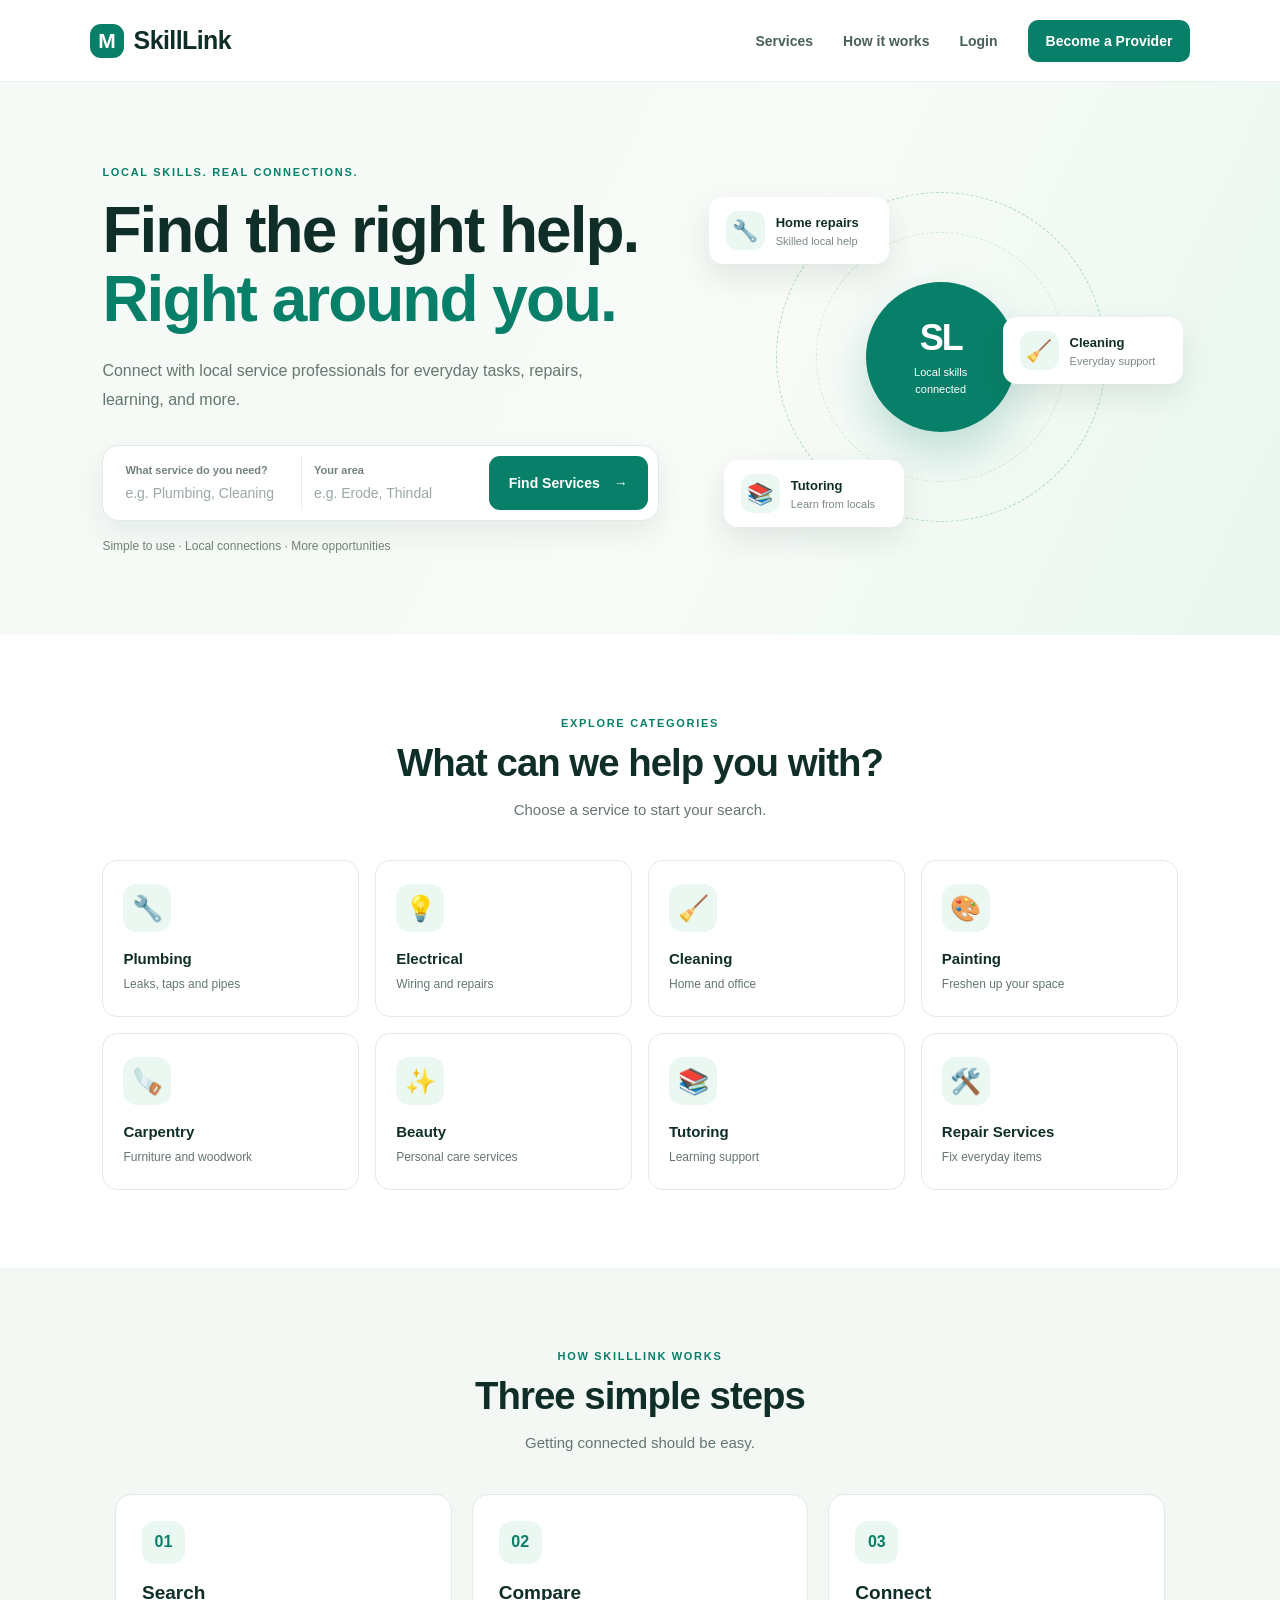
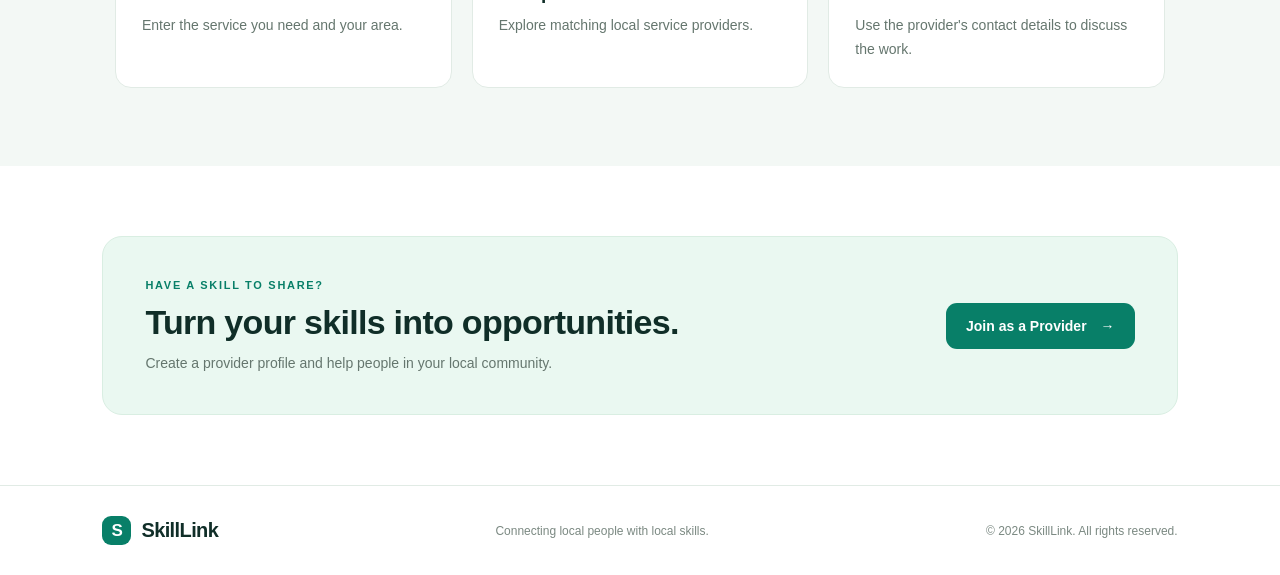
<file: index.html>
<!DOCTYPE html>
<html lang="en">
<head>
<meta charset="UTF-8">
<meta name="viewport" content="width=device-width, initial-scale=1.0">
<title>SkillLink | Local Services, Connected</title>
<link rel="stylesheet" href="style.css">
</head>
<body>
<header class="site-header">
    <a class="brand" href="index.html"><span class="brand-mark">M</span>SkillLink</a>
    <button class="menu-toggle" id="menuToggle" aria-expanded="false" aria-controls="navLinks" aria-label="Toggle navigation">☰</button>
    <nav class="nav-links" id="navLinks">
        <a href="#services">Services</a>
        <a href="#how-it-works">How it works</a>
        <a href="login.html">Login</a>
        <a class="nav-cta" href="register.html?role=provider">Become a Provider</a>
    </nav>
</header>

<main>
<section class="hero">
    <div class="hero-content">
        <span class="eyebrow">LOCAL SKILLS. REAL CONNECTIONS.</span>
        <h1>Find the right help.<br><span>Right around you.</span></h1>
        <p class="hero-copy">Connect with local service professionals for everyday tasks, repairs, learning, and more.</p>

        <form id="serviceSearch" class="search-form" action="backend/search_providers.php" method="GET">
            <label class="search-field">
                <span>What service do you need?</span>
                <input id="serviceInput" name="service" type="text" placeholder="e.g. Plumbing, Cleaning" required>
            </label>
            <label class="search-field">
                <span>Your area</span>
                <input id="areaInput" name="location" type="text" placeholder="e.g. Erode, Thindal" required>
            </label>
            <button type="submit" class="primary-btn">Find Services <span aria-hidden="true">→</span></button>
        </form>
        <p id="searchMessage" class="search-message" aria-live="polite"></p>
        <p class="trust-line">Simple to use · Local connections · More opportunities</p>
    </div>
    <div class="hero-visual" aria-label="SkillLink local service illustration">
        <div class="visual-orbit orbit-one"></div>
        <div class="visual-orbit orbit-two"></div>
        <div class="visual-center"><span>SL</span><small>Local skills<br>connected</small></div>
        <div class="float-card float-top"><span class="float-icon">🔧</span><span><strong>Home repairs</strong><small>Skilled local help</small></span></div>
        <div class="float-card float-right"><span class="float-icon">🧹</span><span><strong>Cleaning</strong><small>Everyday support</small></span></div>
        <div class="float-card float-bottom"><span class="float-icon">📚</span><span><strong>Tutoring</strong><small>Learn from locals</small></span></div>
    </div>
</section>

<section class="section services-section" id="services">
    <div class="section-heading">
        <span class="eyebrow">EXPLORE CATEGORIES</span>
        <h2>What can we help you with?</h2>
        <p>Choose a service to start your search.</p>
    </div>
    <div class="services-grid">
        <button class="service-card" type="button" data-service="Plumbing"><span class="service-icon">🔧</span><strong>Plumbing</strong><small>Leaks, taps and pipes</small></button>
        <button class="service-card" type="button" data-service="Electrical"><span class="service-icon">💡</span><strong>Electrical</strong><small>Wiring and repairs</small></button>
        <button class="service-card" type="button" data-service="Cleaning"><span class="service-icon">🧹</span><strong>Cleaning</strong><small>Home and office</small></button>
        <button class="service-card" type="button" data-service="Painting"><span class="service-icon">🎨</span><strong>Painting</strong><small>Freshen up your space</small></button>
        <button class="service-card" type="button" data-service="Carpentry"><span class="service-icon">🪚</span><strong>Carpentry</strong><small>Furniture and woodwork</small></button>
        <button class="service-card" type="button" data-service="Beauty"><span class="service-icon">✨</span><strong>Beauty</strong><small>Personal care services</small></button>
        <button class="service-card" type="button" data-service="Tutoring"><span class="service-icon">📚</span><strong>Tutoring</strong><small>Learning support</small></button>
        <button class="service-card" type="button" data-service="Repair"><span class="service-icon">🛠️</span><strong>Repair Services</strong><small>Fix everyday items</small></button>
    </div>
</section>

<section class="how-section" id="how-it-works">
    <div class="section-heading">
        <span class="eyebrow">HOW SKILLLINK WORKS</span>
        <h2>Three simple steps</h2>
        <p>Getting connected should be easy.</p>
    </div>
    <div class="steps-grid">
        <article class="step-card"><span class="step-number">01</span><h3>Search</h3><p>Enter the service you need and your area.</p></article>
        <article class="step-card"><span class="step-number">02</span><h3>Compare</h3><p>Explore matching local service providers.</p></article>
        <article class="step-card"><span class="step-number">03</span><h3>Connect</h3><p>Use the provider's contact details to discuss the work.</p></article>
    </div>
</section>

<section class="provider-cta">
    <div><span class="eyebrow">HAVE A SKILL TO SHARE?</span><h2>Turn your skills into opportunities.</h2><p>Create a provider profile and help people in your local community.</p></div>
    <a class="primary-btn" href="register.html?role=provider">Join as a Provider <span aria-hidden="true">→</span></a>
</section>
</main>

<footer class="site-footer">
    <a class="brand" href="index.html"><span class="brand-mark">S</span>SkillLink</a>
    <p>Connecting local people with local skills.</p>
    <span>&copy; <span id="year"></span> SkillLink. All rights reserved.</span>
</footer>
<script src="script.js"></script>
</body>
</html>
</file>
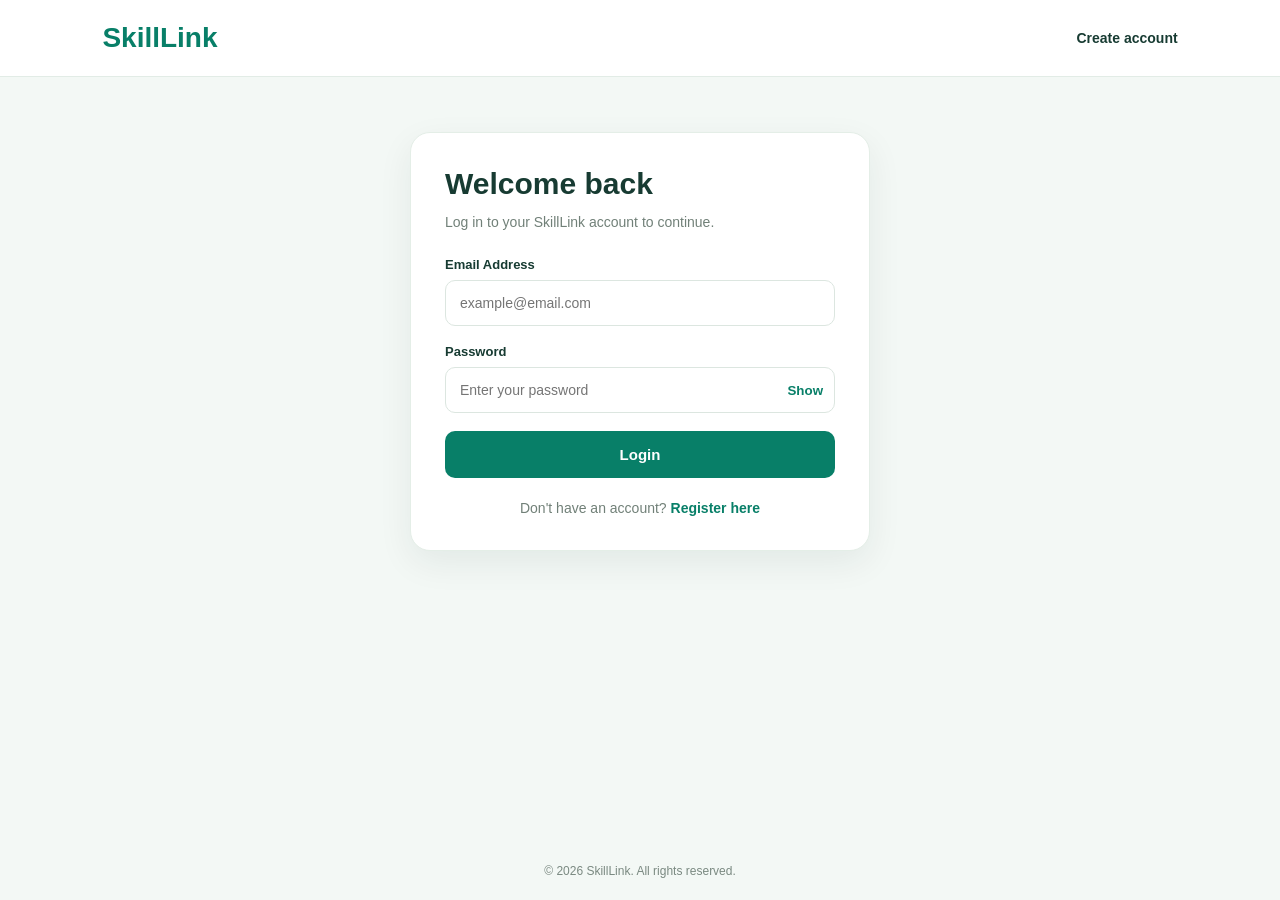
<file: login.html>
<!DOCTYPE html>
<html lang="en">
<head>
<meta charset="UTF-8">
<meta name="viewport" content="width=device-width, initial-scale=1.0">
<title>Login | SkillLink</title>
<style>
*{box-sizing:border-box;margin:0;padding:0}
body{font-family:Arial,sans-serif;background:#f3f8f5;color:#173b32;min-height:100vh;display:flex;flex-direction:column}
header{padding:22px 8%;background:white;border-bottom:1px solid #e2ece6;display:flex;justify-content:space-between;align-items:center}
.logo{font-size:28px;font-weight:bold;color:#087f68;text-decoration:none}
header a:last-child{color:#173b32;text-decoration:none;font-weight:bold;font-size:14px}
main{width:min(460px,calc(100% - 30px));margin:55px auto;flex:1}
.card{background:white;border:1px solid #e4eee7;border-radius:20px;padding:34px;box-shadow:0 12px 35px rgba(16,46,40,.07)}
h1{font-size:30px;margin-bottom:10px}
.subtitle{color:#718078;font-size:14px;line-height:1.6;margin-bottom:24px}
.group{margin-bottom:18px}
label{display:block;font-size:13px;font-weight:bold;margin-bottom:8px}
input{width:100%;padding:14px;border:1px solid #dce6e0;border-radius:10px;font-size:14px}
input:focus{outline:none;border-color:#087f68;box-shadow:0 0 0 3px rgba(8,127,104,.1)}
.password-wrap{position:relative}
.password-wrap input{padding-right:65px}
.toggle{position:absolute;right:12px;top:50%;transform:translateY(-50%);border:0;background:none;color:#087f68;font-weight:bold;cursor:pointer}
button[type=submit]{width:100%;padding:15px;border:0;border-radius:10px;background:#087f68;color:white;font-weight:bold;font-size:15px;cursor:pointer}
button[type=submit]:hover{background:#066653}
.message{display:none;padding:12px;border-radius:9px;margin-bottom:18px;font-size:13px;line-height:1.6}
.message.error{display:block;background:#fff0f0;color:#b42318;border:1px solid #ffd1d1}
.message.success{display:block;background:#eaf8f1;color:#087f68;border:1px solid #bde8d3}
.bottom{text-align:center;font-size:14px;color:#718078;margin-top:22px}
.bottom a{color:#087f68;font-weight:bold;text-decoration:none}
footer{text-align:center;padding:22px;color:#7a8981;font-size:12px}
@media(max-width:480px){header{padding:18px 5%}.card{padding:25px 20px}}
</style>
</head>
<body>
<header>
    <a class="logo" href="index.html">SkillLink</a>
    <a href="register.html">Create account</a>
</header>

<main>
    <section class="card">
        <h1>Welcome back</h1>
        <p class="subtitle">Log in to your SkillLink account to continue.</p>

        <div id="message" class="message" role="status" aria-live="polite"></div>

        <form action="backend/login.php" method="POST" id="loginForm">
            <div class="group">
                <label for="email">Email Address</label>
                <input type="email" id="email" name="email"
                       placeholder="example@email.com" autocomplete="email" required>
            </div>

            <div class="group">
                <label for="password">Password</label>
                <div class="password-wrap">
                    <input type="password" id="password" name="password"
                           placeholder="Enter your password"
                           autocomplete="current-password" required>
                    <button type="button" class="toggle" id="togglePassword">Show</button>
                </div>
            </div>

            <button type="submit">Login</button>
        </form>

        <p class="bottom">Don't have an account? <a href="register.html">Register here</a></p>
    </section>
</main>

<footer>&copy; <span id="year"></span> SkillLink. All rights reserved.</footer>

<script>
document.getElementById("year").textContent = new Date().getFullYear();

const params = new URLSearchParams(window.location.search);
const message = document.getElementById("message");

if (params.get("registered") === "success") {
    message.textContent = "Registration successful! Please log in.";
    message.className = "message success";
} else if (params.get("loggedout") === "success") {
    message.textContent = "You have logged out successfully.";
    message.className = "message success";
} else if (params.has("error")) {
    message.textContent = params.get("error");
    message.className = "message error";
}

document.getElementById("togglePassword").addEventListener("click", function () {
    const input = document.getElementById("password");
    const visible = input.type === "password";
    input.type = visible ? "text" : "password";
    this.textContent = visible ? "Hide" : "Show";
});

document.getElementById("loginForm").addEventListener("submit", function () {
    const button = this.querySelector('button[type="submit"]');
    button.disabled = true;
    button.textContent = "Logging in...";
});
</script>
</body>
</html>
</file>
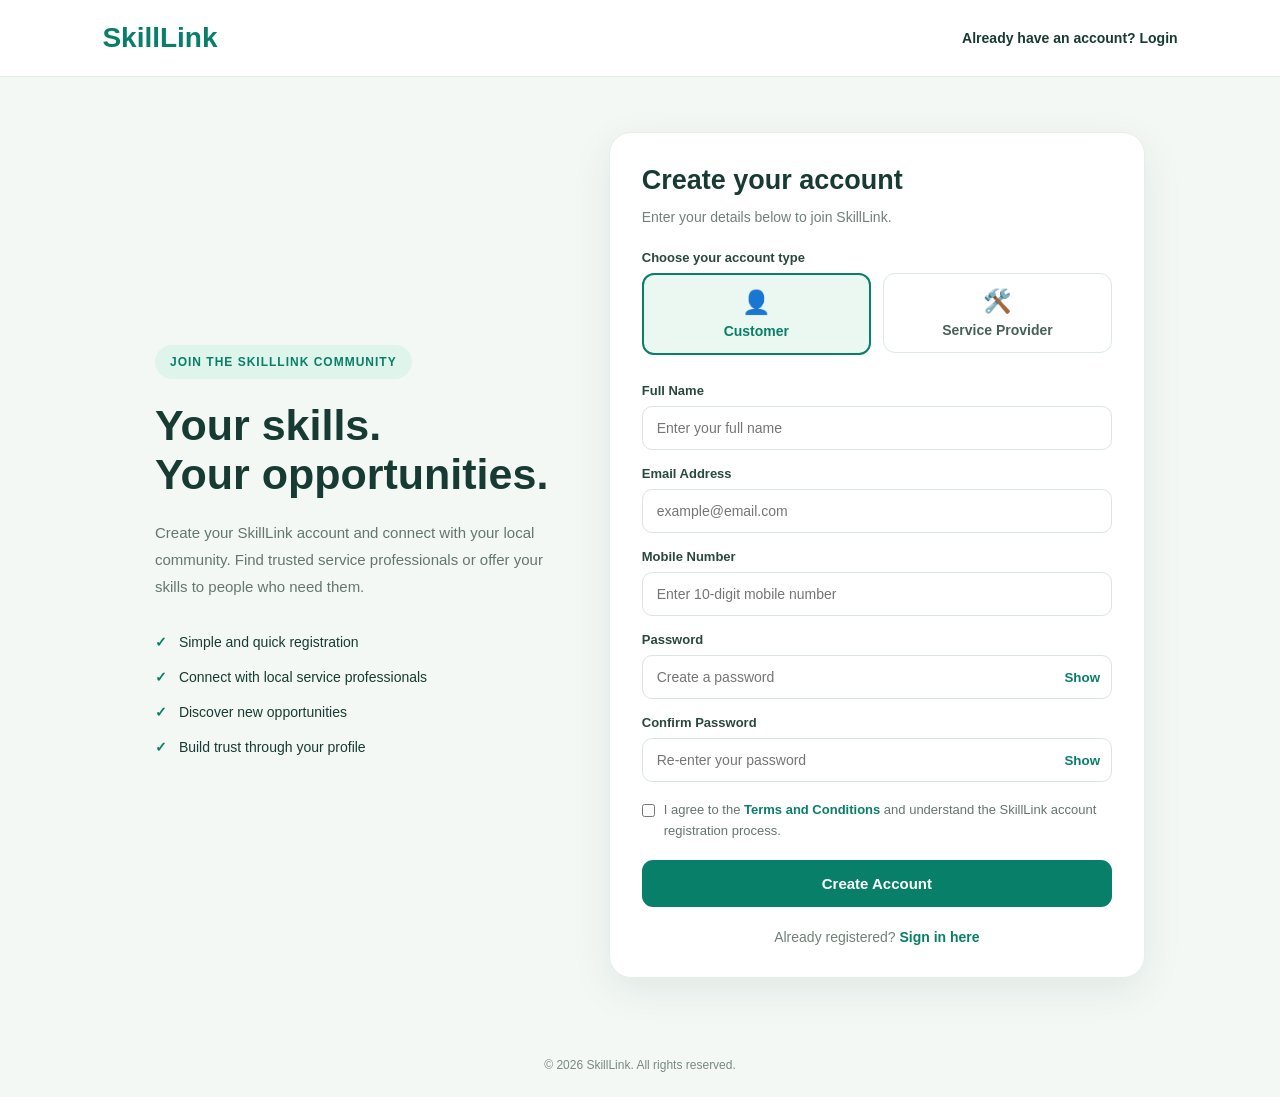
<file: register.html>
<!DOCTYPE html>
<html lang="en">
<head>
<meta charset="UTF-8">
<meta name="viewport" content="width=device-width, initial-scale=1.0">
<title>Register | SkillLink</title>
<link rel="stylesheet" href="style.css">
<style>
.auth-page{background:#f3f8f5;min-height:100vh;color:#173b32}
.auth-nav{display:flex;justify-content:space-between;align-items:center;padding:22px 8%;background:white;border-bottom:1px solid #e2ece6}
.auth-logo{font-size:28px;font-weight:bold;color:#087f68;text-decoration:none}
.auth-nav a:last-child{color:#173b32;text-decoration:none;font-weight:bold;font-size:14px}
.auth-layout{max-width:1050px;margin:35px auto;padding:20px;display:grid;grid-template-columns:.9fr 1.1fr;gap:35px;align-items:center}
.auth-intro{padding:20px}
.auth-badge{display:inline-block;background:#dff5eb;color:#087f68;padding:10px 15px;border-radius:30px;font-size:12px;font-weight:bold;letter-spacing:1px;margin-bottom:22px}
.auth-intro h1{font-size:43px;line-height:1.15;margin-bottom:20px}
.auth-intro p{line-height:1.8;color:#64766f;font-size:15px}
.auth-features{margin-top:25px;line-height:2.5;font-size:14px;list-style:none}
.auth-features span{color:#087f68;font-weight:bold;margin-right:8px}
.auth-card{background:white;padding:32px;border-radius:22px;box-shadow:0 12px 40px rgba(16,46,40,.08);border:1px solid #e7eee9}
.auth-card h2{font-size:27px;margin-bottom:10px}
.auth-subtitle{color:#718078;font-size:14px;line-height:1.6;margin-bottom:22px}
.auth-group{margin-bottom:16px}
.auth-group label{display:block;font-size:13px;font-weight:bold;margin-bottom:8px;color:#29483e}
.auth-group input,.auth-group select{width:100%;padding:13px 14px;border:1px solid #dce6e0;border-radius:10px;font-size:14px;color:#173b32;background:#fff}
.auth-group input:focus,.auth-group select:focus{outline:none;border-color:#087f68;box-shadow:0 0 0 3px rgba(8,127,104,.1)}
.auth-roles{display:grid;grid-template-columns:1fr 1fr;gap:12px;margin-bottom:20px}
.auth-role input{position:absolute;opacity:0}
.auth-role label{display:block;text-align:center;padding:14px 8px;border:1px solid #dce8e1;border-radius:12px;cursor:pointer;font-size:14px;font-weight:bold;color:#496057}
.auth-role label span{display:block;font-size:23px;margin-bottom:7px}
.auth-role input:checked+label{border:2px solid #087f68;background:#eaf8f1;color:#087f68}
.auth-provider-fields{display:none;background:#f7fbf8;padding:17px;border-radius:13px;border:1px solid #e0eee5;margin-bottom:18px}
.auth-provider-fields h3{font-size:16px;margin-bottom:15px;color:#087f68}
.auth-password-wrap{position:relative}
.auth-password-wrap input{padding-right:70px}
.auth-toggle{position:absolute;right:12px;top:50%;transform:translateY(-50%);border:0;background:none;color:#087f68;font-weight:bold;cursor:pointer}
.auth-terms{display:flex;align-items:flex-start;gap:9px;margin:18px 0;font-size:13px;line-height:1.6;color:#65756d}
.auth-terms input{margin-top:4px;accent-color:#087f68}
.auth-terms a,.auth-bottom a{color:#087f68;font-weight:bold;text-decoration:none}
.auth-submit{width:100%;padding:15px;border:0;border-radius:11px;background:#087f68;color:white;font-size:15px;font-weight:bold;cursor:pointer}
.auth-submit:hover{background:#066653}
.auth-submit:disabled{opacity:.7;cursor:not-allowed}
.auth-message{display:none;padding:12px;border-radius:9px;font-size:13px;line-height:1.6;margin-bottom:18px}
.auth-message.error{display:block;background:#fff0f0;color:#b42318;border:1px solid #ffd1d1}
.auth-bottom{text-align:center;font-size:14px;margin-top:22px;color:#718078}
.auth-footer{text-align:center;padding:25px 15px;color:#7a8981;font-size:12px}
@media(max-width:800px){.auth-layout{grid-template-columns:1fr;max-width:600px;margin:20px auto;gap:20px}.auth-intro{padding:10px}.auth-intro h1{font-size:35px}}
@media(max-width:480px){.auth-nav{padding:18px 5%}.auth-logo{font-size:24px}.auth-nav a:last-child{font-size:12px}.auth-layout{padding:12px;margin:12px auto}.auth-intro h1{font-size:30px}.auth-card{padding:23px 18px}.auth-card h2{font-size:24px}.auth-role label{font-size:12px;padding:12px 5px}}
</style>
</head>
<body class="auth-page">
<header class="auth-nav">
    <a href="index.html" class="auth-logo">SkillLink</a>
    <a href="login.html">Already have an account? Login</a>
</header>

<main class="auth-layout">
    <section class="auth-intro">
        <span class="auth-badge">JOIN THE SKILLLINK COMMUNITY</span>
        <h1>Your skills.<br>Your opportunities.</h1>
        <p>Create your SkillLink account and connect with your local community. Find trusted service professionals or offer your skills to people who need them.</p>
        <ul class="auth-features">
            <li><span>✓</span> Simple and quick registration</li>
            <li><span>✓</span> Connect with local service professionals</li>
            <li><span>✓</span> Discover new opportunities</li>
            <li><span>✓</span> Build trust through your profile</li>
        </ul>
    </section>

    <section class="auth-card">
        <h2>Create your account</h2>
        <p class="auth-subtitle">Enter your details below to join SkillLink.</p>
        <div id="formMessage" class="auth-message" role="status" aria-live="polite"></div>

        <form id="registerForm" action="backend/register.php" method="POST">
            <div class="auth-group">
                <label>Choose your account type</label>
                <div class="auth-roles">
                    <div class="auth-role">
                        <input type="radio" id="customer" name="role" value="customer" checked>
                        <label for="customer"><span>👤</span>Customer</label>
                    </div>
                    <div class="auth-role">
                        <input type="radio" id="provider" name="role" value="provider">
                        <label for="provider"><span>🛠️</span>Service Provider</label>
                    </div>
                </div>
            </div>

            <div class="auth-group">
                <label for="fullName">Full Name</label>
                <input type="text" id="fullName" name="fullName" placeholder="Enter your full name" autocomplete="name" maxlength="100" required>
            </div>
            <div class="auth-group">
                <label for="email">Email Address</label>
                <input type="email" id="email" name="email" placeholder="example@email.com" autocomplete="email" maxlength="150" required>
            </div>
            <div class="auth-group">
                <label for="phone">Mobile Number</label>
                <input type="tel" id="phone" name="phone" placeholder="Enter 10-digit mobile number" autocomplete="tel" inputmode="numeric" pattern="[6-9][0-9]{9}" maxlength="10" required>
            </div>

            <div class="auth-provider-fields" id="providerFields">
                <h3>Service Provider Details</h3>
                <div class="auth-group">
                    <label for="category">Service Category</label>
                    <select id="category" name="category">
                        <option value="">Select your service</option>
                        <option value="Plumbing">Plumbing</option>
                        <option value="Electrical">Electrical Work</option>
                        <option value="Cleaning">Cleaning</option>
                        <option value="Painting">Painting</option>
                        <option value="Carpentry">Carpentry</option>
                        <option value="Beauty">Beauty Services</option>
                        <option value="Tutoring">Tutoring</option>
                        <option value="Gardening">Gardening</option>
                        <option value="Repair">Repair Services</option>
                        <option value="Other">Other</option>
                    </select>
                </div>
                <div class="auth-group">
                    <label for="experience">Years of Experience</label>
                    <select id="experience" name="experience">
                        <option value="">Select experience</option>
                        <option value="Fresher">Beginner / Fresher</option>
                        <option value="1-2 years">1–2 years</option>
                        <option value="3-5 years">3–5 years</option>
                        <option value="5+ years">More than 5 years</option>
                    </select>
                </div>
                <div class="auth-group">
                    <label for="serviceArea">Service Area</label>
                    <input type="text" id="serviceArea" name="serviceArea" placeholder="Enter your city or area" maxlength="150">
                </div>
            </div>

            <div class="auth-group">
                <label for="password">Password</label>
                <div class="auth-password-wrap">
                    <input type="password" id="password" name="password" placeholder="Create a password" autocomplete="new-password" minlength="8" required>
                    <button type="button" class="auth-toggle" data-target="password">Show</button>
                </div>
            </div>
            <div class="auth-group">
                <label for="confirmPassword">Confirm Password</label>
                <div class="auth-password-wrap">
                    <input type="password" id="confirmPassword" name="confirmPassword" placeholder="Re-enter your password" autocomplete="new-password" minlength="8" required>
                    <button type="button" class="auth-toggle" data-target="confirmPassword">Show</button>
                </div>
            </div>

            <div class="auth-terms">
                <input type="checkbox" id="terms" name="terms" value="accepted" required>
                <label for="terms">I agree to the <a href="#" id="termsLink">Terms and Conditions</a> and understand the SkillLink account registration process.</label>
            </div>
            <button type="submit" class="auth-submit" id="submitButton">Create Account</button>
        </form>

        <p class="auth-bottom">Already registered? <a href="login.html">Sign in here</a></p>
    </section>
</main>

<footer class="auth-footer">&copy; <span id="year"></span> SkillLink. All rights reserved.</footer>

<script>
document.addEventListener("DOMContentLoaded", function () {
    const form = document.getElementById("registerForm");
    const customer = document.getElementById("customer");
    const provider = document.getElementById("provider");
    const providerFields = document.getElementById("providerFields");
    const category = document.getElementById("category");
    const experience = document.getElementById("experience");
    const serviceArea = document.getElementById("serviceArea");
    const password = document.getElementById("password");
    const confirmPassword = document.getElementById("confirmPassword");
    const message = document.getElementById("formMessage");
    const submitButton = document.getElementById("submitButton");

    document.getElementById("year").textContent = new Date().getFullYear();

    function showMessage(text) {
        message.textContent = text;
        message.className = "auth-message error";
        message.style.display = "block";
    }

    function updateRoleFields() {
        const isProvider = provider.checked;
        providerFields.style.display = isProvider ? "block" : "none";
        category.required = isProvider;
        experience.required = isProvider;
        serviceArea.required = isProvider;
    }

    customer.addEventListener("change", updateRoleFields);
    provider.addEventListener("change", updateRoleFields);

    document.querySelectorAll(".auth-toggle").forEach(function (button) {
        button.addEventListener("click", function () {
            const input = document.getElementById(button.dataset.target);
            const visible = input.type === "password";
            input.type = visible ? "text" : "password";
            button.textContent = visible ? "Hide" : "Show";
        });
    });

    form.addEventListener("input", function () {
        message.textContent = "";
        message.className = "auth-message";
        message.style.display = "none";
    });

    form.addEventListener("submit", function (event) {
        const fullName = document.getElementById("fullName").value.trim();
        const email = document.getElementById("email").value.trim();
        const phone = document.getElementById("phone").value.trim();

        if (fullName.length < 2) {
            event.preventDefault();
            showMessage("Please enter your full name.");
            return;
        }
        if (!/^[^\s@]+@[^\s@]+\.[^\s@]+$/.test(email)) {
            event.preventDefault();
            showMessage("Please enter a valid email address.");
            return;
        }
        if (!/^[6-9]\d{9}$/.test(phone)) {
            event.preventDefault();
            showMessage("Please enter a valid 10-digit Indian mobile number.");
            return;
        }
        if (provider.checked && (!category.value || !experience.value || !serviceArea.value.trim())) {
            event.preventDefault();
            showMessage("Please complete all service provider details.");
            return;
        }
        if (password.value.length < 8) {
            event.preventDefault();
            showMessage("Password must contain at least 8 characters.");
            return;
        }
        if (password.value !== confirmPassword.value) {
            event.preventDefault();
            showMessage("Passwords do not match.");
            confirmPassword.focus();
            return;
        }
        if (!document.getElementById("terms").checked) {
            event.preventDefault();
            showMessage("Please accept the Terms and Conditions.");
            return;
        }

        // Do not prevent default here. Valid form posts to backend/register.php.
        submitButton.disabled = true;
        submitButton.textContent = "Creating Account...";
    });

    const params = new URLSearchParams(window.location.search);
    if (params.get("role") === "provider") {
        provider.checked = true;
    } else if (params.get("role") === "customer") {
        customer.checked = true;
    }
    if (params.has("error")) {
        showMessage(params.get("error"));
    }

    updateRoleFields();

    document.getElementById("termsLink").addEventListener("click", function (event) {
        event.preventDefault();
        showMessage("Add a Terms and Conditions page before publishing the website.");
    });
});
</script>
</body>
</html>
</file>
<file: style.css>
/* SkillLink global homepage styles */
:root{--green:#087f68;--green-dark:#066653;--ink:#102e28;--muted:#65766e;--pale:#f3f8f5;--line:#e1ebe5;--white:#fff}
*{box-sizing:border-box;margin:0;padding:0}
html{scroll-behavior:smooth}
body{font-family:Arial,Helvetica,sans-serif;color:var(--ink);background:#fff}
a{color:inherit}
.site-header{height:82px;padding:0 7%;display:flex;align-items:center;justify-content:space-between;background:#fff;border-bottom:1px solid #edf2ee;position:relative;z-index:10}
.brand{display:inline-flex;align-items:center;gap:10px;text-decoration:none;color:var(--ink);font-size:25px;font-weight:800;letter-spacing:-.6px}
.brand-mark{width:34px;height:34px;border-radius:11px;display:inline-flex;align-items:center;justify-content:center;background:var(--green);color:white;font-size:21px}
.nav-links{display:flex;align-items:center;gap:30px}
.nav-links>a{text-decoration:none;color:#486057;font-size:14px;font-weight:600}
.nav-links>a:hover{color:var(--green)}
.nav-links .nav-cta{background:var(--green);color:white;padding:13px 18px;border-radius:10px}
.nav-links .nav-cta:hover{background:var(--green-dark);color:white}
.menu-toggle{display:none;border:0;background:none;font-size:25px;color:var(--ink);cursor:pointer}
.hero{background:linear-gradient(115deg,#f4faf6 0%,#f8fbf8 58%,#e9f7ef 100%);padding:80px 8% 82px;display:grid;grid-template-columns:1.08fr .92fr;gap:45px;align-items:center;overflow:hidden}
.hero-content{max-width:650px}
.eyebrow{display:inline-block;color:var(--green);font-size:11px;font-weight:800;letter-spacing:1.7px;margin-bottom:18px}
.hero h1{font-size:clamp(42px,5vw,64px);line-height:1.08;letter-spacing:-2px;margin-bottom:23px}
.hero h1 span{color:var(--green)}
.hero-copy{font-size:16px;line-height:1.8;color:var(--muted);max-width:540px;margin-bottom:30px}
.search-form{background:#fff;padding:10px;display:grid;grid-template-columns:1fr 1fr auto;gap:8px;border:1px solid #e0eae3;border-radius:16px;box-shadow:0 12px 30px rgba(16,46,40,.07)}
.search-field{padding:8px 12px;min-width:0}
.search-field+ .search-field{border-left:1px solid #e7eee9}
.search-field span{display:block;font-size:11px;color:#728279;font-weight:700;margin-bottom:8px}
.search-field input{border:0;outline:0;width:100%;font:inherit;font-size:14px;color:var(--ink);min-width:0}
.search-field input::placeholder{color:#9aa9a1}
.primary-btn{display:inline-flex;align-items:center;justify-content:center;gap:14px;background:var(--green);color:#fff;border:0;border-radius:11px;padding:15px 20px;font-size:14px;font-weight:700;text-decoration:none;cursor:pointer;white-space:nowrap;transition:background .2s,transform .2s}
.primary-btn:hover{background:var(--green-dark);transform:translateY(-1px)}
.search-message{font-size:13px;color:#b42318;margin-top:10px;min-height:0}
.trust-line{font-size:12px;color:#718078;margin-top:18px}
.hero-visual{position:relative;min-height:390px;display:flex;align-items:center;justify-content:center}
.visual-orbit{position:absolute;border:1px dashed #a9d8c2;border-radius:50%;width:330px;height:330px}
.orbit-two{width:250px;height:250px;border-color:#d0e9da}
.visual-center{position:relative;z-index:2;width:150px;height:150px;border-radius:50%;background:var(--green);box-shadow:0 22px 45px rgba(8,127,104,.22);display:flex;flex-direction:column;align-items:center;justify-content:center;color:#fff;text-align:center}
.visual-center span{font-size:36px;font-weight:800;letter-spacing:-2px}
.visual-center small{font-size:11px;line-height:1.5;margin-top:5px}
.float-card{position:absolute;z-index:3;display:flex;align-items:center;gap:11px;background:#fff;padding:14px 17px;border-radius:14px;box-shadow:0 12px 30px rgba(16,46,40,.1);min-width:180px}
.float-card strong{display:block;font-size:13px;margin-bottom:5px}
.float-card small{display:block;color:#7b8982;font-size:11px}
.float-icon{width:39px;height:39px;display:flex;align-items:center;justify-content:center;border-radius:12px;background:#eaf8f1;font-size:21px}
.float-top{top:35px;left:5px}
.float-right{right:-5px;top:155px}
.float-bottom{bottom:25px;left:20px}
.section{padding:78px 8%}
.section-heading{text-align:center;margin:0 auto 38px;max-width:650px}
.section-heading .eyebrow{margin-bottom:12px}
.section-heading h2{font-size:clamp(28px,3vw,39px);letter-spacing:-1px;margin-bottom:12px}
.section-heading p{color:var(--muted);font-size:15px;line-height:1.7}
.services-grid{display:grid;grid-template-columns:repeat(4,1fr);gap:16px;max-width:1120px;margin:0 auto}
.service-card{border:1px solid var(--line);background:#fff;border-radius:15px;text-align:left;padding:23px 20px;cursor:pointer;transition:transform .2s,border-color .2s,box-shadow .2s;color:var(--ink)}
.service-card:hover{transform:translateY(-4px);border-color:#9bd2b8;box-shadow:0 12px 25px rgba(16,46,40,.06)}
.service-icon{display:flex;align-items:center;justify-content:center;width:48px;height:48px;border-radius:14px;background:#eaf8f1;font-size:25px;margin-bottom:18px}
.service-card strong{display:block;font-size:15px;margin-bottom:8px}
.service-card small{display:block;font-size:12px;line-height:1.5;color:var(--muted)}
.how-section{background:var(--pale);padding:78px 8%}
.steps-grid{display:grid;grid-template-columns:repeat(3,1fr);gap:20px;max-width:1050px;margin:0 auto}
.step-card{background:#fff;border:1px solid var(--line);border-radius:16px;padding:26px}
.step-number{display:inline-flex;align-items:center;justify-content:center;width:43px;height:43px;border-radius:13px;background:#eaf8f1;color:var(--green);font-weight:800;margin-bottom:18px}
.step-card h3{font-size:19px;margin-bottom:10px}
.step-card p{font-size:14px;line-height:1.7;color:var(--muted)}
.provider-cta{margin:70px 8%;padding:38px 42px;background:#eaf8f1;border:1px solid #d9eee2;border-radius:20px;display:flex;align-items:center;justify-content:space-between;gap:25px}
.provider-cta .eyebrow{margin-bottom:12px}
.provider-cta h2{font-size:clamp(24px,3vw,34px);margin-bottom:10px;letter-spacing:-.7px}
.provider-cta p{font-size:14px;line-height:1.7;color:var(--muted)}
.site-footer{padding:30px 8%;border-top:1px solid var(--line);display:flex;align-items:center;justify-content:space-between;gap:20px;flex-wrap:wrap}
.site-footer .brand{font-size:20px}
.site-footer .brand-mark{width:29px;height:29px;font-size:17px;border-radius:9px}
.site-footer p,.site-footer>span{font-size:12px;color:#7b8982}
@media(max-width:1000px){.hero{padding:65px 6%;gap:20px}.search-form{grid-template-columns:1fr}.search-field+.search-field{border-left:0;border-top:1px solid #e7eee9}.services-grid{grid-template-columns:repeat(2,1fr)}.float-right{right:0}.visual-orbit{width:290px;height:290px}}
@media(max-width:760px){.site-header{height:72px;padding:0 5%}.menu-toggle{display:block}.nav-links{display:none;position:absolute;top:71px;left:0;right:0;padding:20px 5%;background:white;border-bottom:1px solid var(--line);box-shadow:0 12px 20px rgba(16,46,40,.06);align-items:stretch;gap:18px;flex-direction:column}.nav-links.active{display:flex}.nav-links .nav-cta{text-align:center}.hero{grid-template-columns:1fr;padding:55px 6% 45px}.hero-visual{min-height:340px;max-width:500px;width:100%;margin:0 auto}.hero h1{letter-spacing:-1.3px}.section,.how-section{padding:60px 6%}.provider-cta{margin:45px 6%;padding:28px;align-items:flex-start;flex-direction:column}.steps-grid{grid-template-columns:1fr}.site-footer{padding:28px 6%;flex-direction:column;align-items:flex-start}}
@media(max-width:430px){.brand{font-size:22px}.hero h1{font-size:40px}.hero-copy{font-size:14px}.hero-visual{min-height:300px;transform:scale(.92);transform-origin:center}.float-card{min-width:155px;padding:11px}.float-top{left:-5px;top:20px}.float-right{right:-10px;top:130px}.float-bottom{left:0;bottom:10px}.services-grid{gap:11px}.service-card{padding:17px 14px}.service-icon{width:42px;height:42px;margin-bottom:13px}.provider-cta{padding:24px 20px}}
</file>
